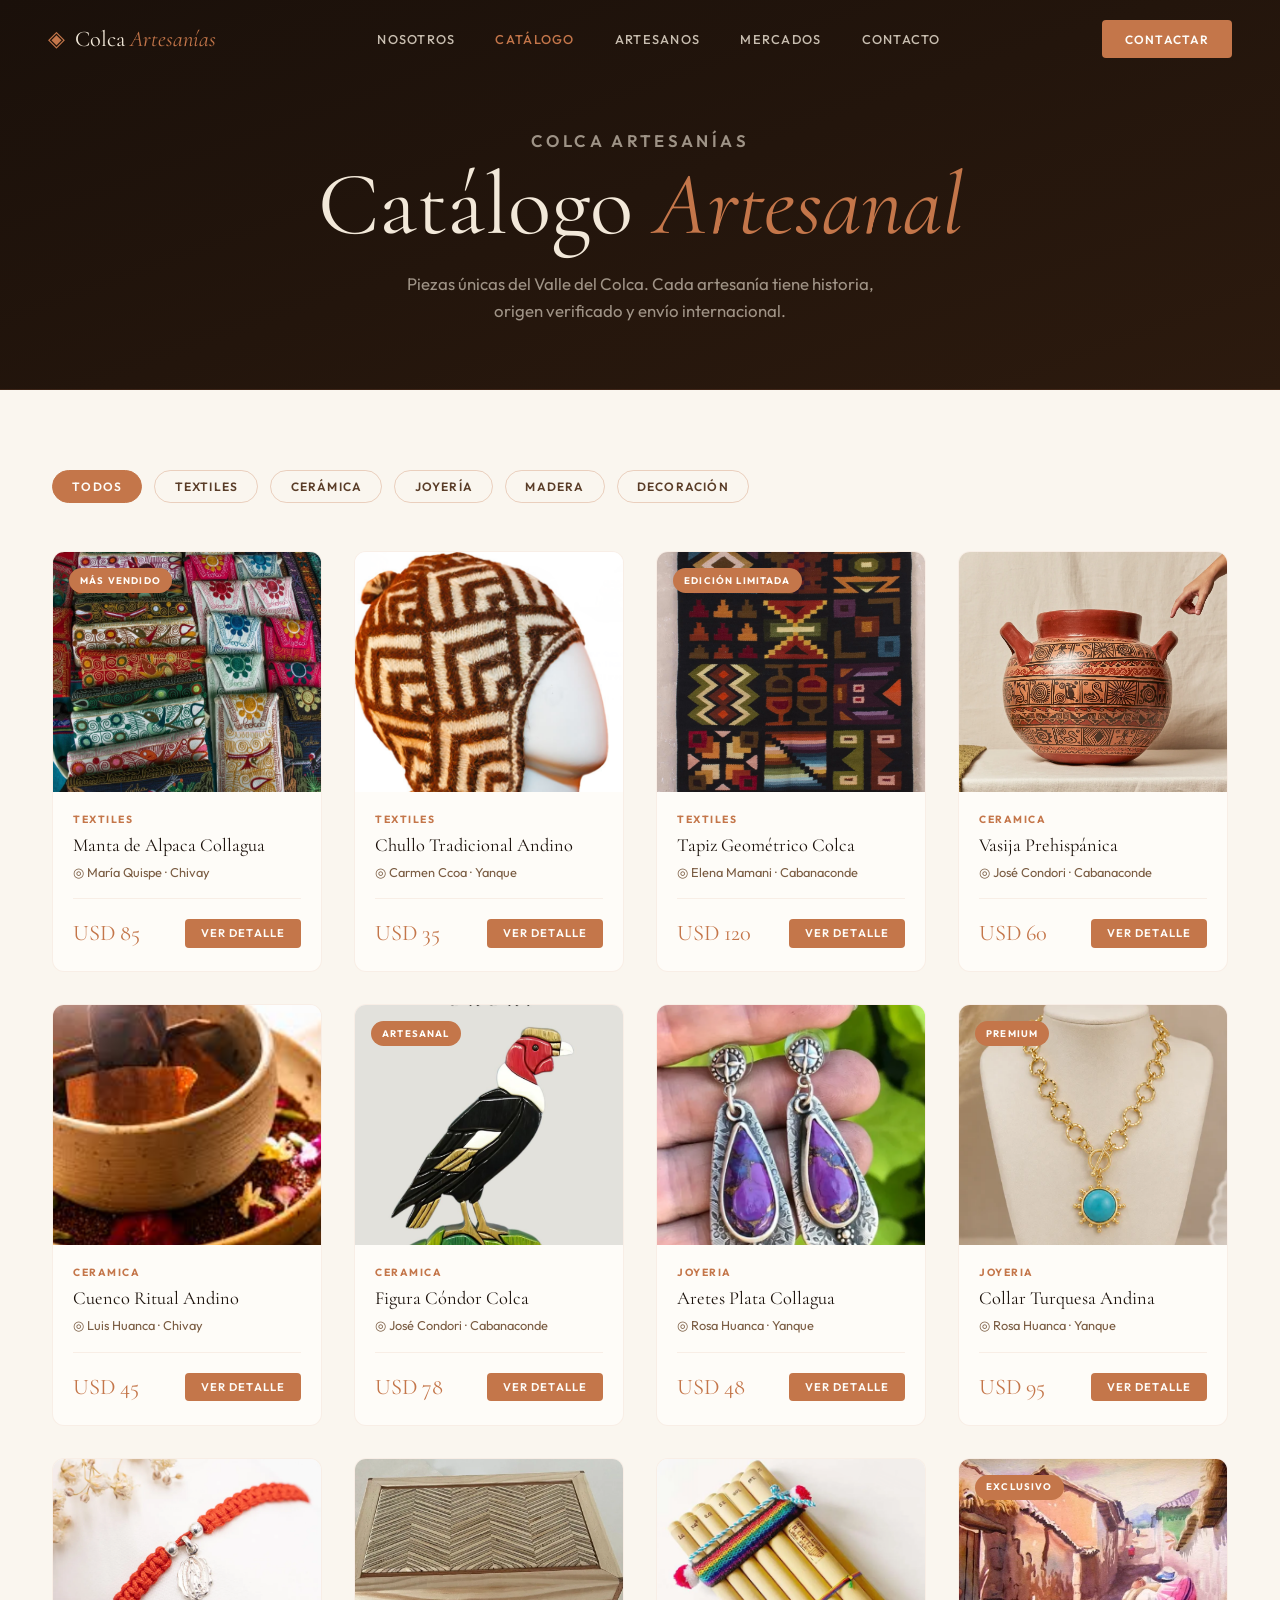
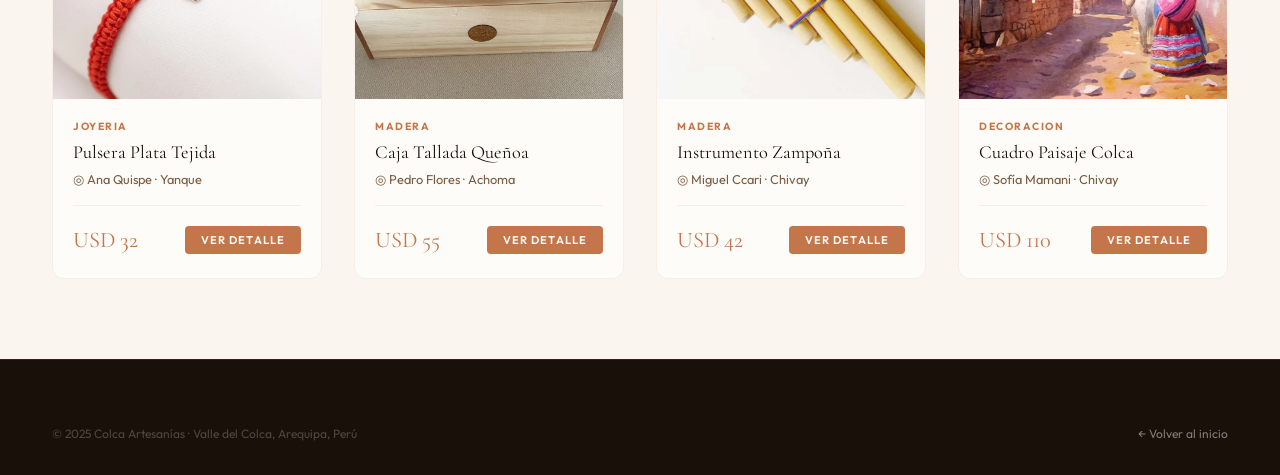
<file: pages/catalogo.html>
<!DOCTYPE html>
<html lang="es">
<head>
  <meta charset="UTF-8" />
  <meta name="viewport" content="width=device-width, initial-scale=1.0" />
  <title>Catálogo — Colca Artesanías</title>
  <link rel="stylesheet" href="../css/main.css" />
  <style>
    .page-header { background: linear-gradient(160deg,#1A100A,#2C1A0E); padding: 8rem 3rem 4rem; text-align: center; border-bottom: 1px solid rgba(196,118,74,.2); }
    .page-header h1 { color: var(--sand); margin-bottom: 1rem; }
    .page-header p  { color: rgba(242,232,217,.6); font-size: 1.05rem; max-width: 500px; margin: 0 auto; }
    .catalog-section { padding: 5rem 0; background: var(--sand-light); }
    .filter-bar { display: flex; gap: .75rem; flex-wrap: wrap; margin-bottom: 3rem; }
    .filter-btn { font-size: .75rem; font-weight: 600; letter-spacing: .1em; text-transform: uppercase; padding: .5rem 1.2rem; border: 1.5px solid rgba(196,118,74,.3); border-radius: 30px; background: transparent; color: #5a3d28; cursor: pointer; transition: all .2s; font-family: var(--font-body); }
    .filter-btn:hover, .filter-btn.active { background: var(--clay); color: var(--white); border-color: var(--clay); }
    .products-grid { display: grid; grid-template-columns: repeat(auto-fill,minmax(260px,1fr)); gap: 2rem; }

    /* Product card */
    .product-card { background: var(--white); border-radius: var(--radius-lg); overflow: hidden; border: 1px solid rgba(196,118,74,.1); transition: all .3s var(--ease); }
    .product-card:hover { transform: translateY(-5px); box-shadow: 0 16px 48px rgba(196,118,74,.12); }
    .product-card__img { height: 240px; position: relative; background: #2C1A0E; overflow: hidden; }
    .product-card__img img { width:100%; height:100%; object-fit:cover; opacity:0; transition: opacity .5s ease, transform .5s var(--ease); }
    .product-card__img img.loaded { opacity:1; }
    .product-card:hover .product-card__img img { transform: scale(1.05); }
    .product-card__badge { position: absolute; top:1rem; left:1rem; font-size:.6rem; font-weight:700; letter-spacing:.12em; text-transform:uppercase; padding:.3rem .7rem; border-radius:20px; background:var(--clay); color:var(--white); z-index:1; }
    .product-card__body { padding: 1.25rem; }
    .product-card__category { font-size:.65rem; font-weight:700; letter-spacing:.15em; text-transform:uppercase; color:var(--clay); margin-bottom:.4rem; }
    .product-card__body h3  { font-size:1.15rem; margin-bottom:.4rem; }
    .product-card__artisan  { font-size:.8rem; color:#7a5c42; margin-bottom:.75rem; }
    .product-card__footer   { display:flex; align-items:center; justify-content:space-between; margin-top:1rem; padding-top:1rem; border-top:1px solid rgba(196,118,74,.1); }
    .product-card__price { font-family:var(--font-display); font-size:1.4rem; color:var(--clay); }
    .product-card__btn { font-size:.7rem; font-weight:600; letter-spacing:.1em; text-transform:uppercase; padding:.45rem 1rem; background:var(--clay); color:var(--white); border:none; border-radius:var(--radius); cursor:pointer; transition:background .2s; font-family:var(--font-body); }
    .product-card__btn:hover { background:var(--clay-dark); }

    /* Empty state */
    .empty-state { text-align:center; padding:4rem 2rem; color:#7a5c42; }
    .empty-state h3 { margin-bottom:.5rem; }
  </style>
</head>
<body class="page-enter">

<nav class="nav scrolled" id="nav">
  <div class="nav__logo">
    <a href="../index.html" style="display:flex;align-items:center;gap:.6rem">
      <span class="nav__logo-icon">◈</span>
      <span>Colca <em>Artesanías</em></span>
    </a>
  </div>
  <ul class="nav__links">
    <li><a href="../index.html#nosotros">Nosotros</a></li>
    <li><a href="#" style="color:#C4764A">Catálogo</a></li>
    <li><a href="artesanos.html">Artesanos</a></li>
    <li><a href="../index.html#mercados">Mercados</a></li>
    <li><a href="contacto.html">Contacto</a></li>
  </ul>
  <a href="contacto.html" class="nav__cta">Contactar</a>
  <button class="nav__burger" id="navBurger" aria-label="Menú"><span></span><span></span><span></span></button>
</nav>

<div class="page-header">
  <p class="label label--center">Colca Artesanías</p>
  <h1>Catálogo <em>Artesanal</em></h1>
  <p>Piezas únicas del Valle del Colca. Cada artesanía tiene historia, origen verificado y envío internacional.</p>
</div>

<section class="catalog-section">
  <div class="container">
    <div class="filter-bar" id="filterBar">
      <button class="filter-btn active" data-filter="all">Todos</button>
      <button class="filter-btn" data-filter="textiles">Textiles</button>
      <button class="filter-btn" data-filter="ceramica">Cerámica</button>
      <button class="filter-btn" data-filter="joyeria">Joyería</button>
      <button class="filter-btn" data-filter="madera">Madera</button>
      <button class="filter-btn" data-filter="decoracion">Decoración</button>
    </div>
    <div class="products-grid" id="productsGrid"></div>
  </div>
</section>

<footer class="footer">
  <div class="container">
    <div class="footer__bottom" style="border-top:none;padding-top:0">
      <p>© 2025 Colca Artesanías · Valle del Colca, Arequipa, Perú</p>
      <p><a href="../index.html" style="color:rgba(242,232,217,.5)">← Volver al inicio</a></p>
    </div>
  </div>
</footer>

<script src="../js/main.js"></script>
<script>
// ── Product data with Unsplash photos ──────────────────────────────────────
// All photos: free Unsplash images related to Andean crafts, textiles, ceramics, jewelry
const products = [
  // TEXTILES
  {
  id: 1, 
  category: 'textiles', 
  badge: 'Más vendido',
  name: 'Manta de Alpaca Collagua',
  artisan: 'María Quispe · Chivay',
  price: 'USD 85',
  // La ruta debe ser relativa a donde está el archivo catalogo.html
  photo: '../img/MantadeAlpacaCollagua.png' 
},
  {
    id:2, 
    category:'textiles', 
    badge:null,
    name:'Chullo Tradicional Andino',
    artisan:'Carmen Ccoa · Yanque',
    price:'USD 35',
    // Knitted Andean hat / wool craft
    photo:'../img/ChulloTradicionalAndino.png',
  },
  {
    id:3, category:'textiles', badge:'Edición limitada',
    name:'Tapiz Geométrico Colca',
    artisan:'Elena Mamani · Cabanaconde',
    price:'USD 120',
    // Woven tapestry / colorful weaving
    photo:'../img/TapizGeométricoColca.png',
  },
  // CERÁMICA
  {
    id:4, category:'ceramica', badge:null,
    name:'Vasija Prehispánica',
    artisan:'José Condori · Cabanaconde',
    price:'USD 60',
    // Ceramic pot / earthenware
    photo:'../img/VasijaPrehispánica.png',
  },
  {
    id:5, category:'ceramica', badge:null,
    name:'Cuenco Ritual Andino',
    artisan:'Luis Huanca · Chivay',
    price:'USD 45',
    // Clay bowl artisan
    photo:'../img/CuencoRitualAndino.png',
  },
  {
    id:6, category:'ceramica', badge:'Artesanal',
    name:'Figura Cóndor Colca',
    artisan:'José Condori · Cabanaconde',
    price:'USD 78',
    // Decorative ceramic sculpture
    photo:'../img/FiguraCóndorColca.png',
  },
  // JOYERÍA
  {
    id:7, category:'joyeria', badge:null,
    name:'Aretes Plata Collagua',
    artisan:'Rosa Huanca · Yanque',
    price:'USD 48',
    // Silver handmade earrings
    photo:'../img/AretesPlataCollagua.png',
  },
  {
    id:8, category:'joyeria', badge:'Premium',
    name:'Collar Turquesa Andina',
    artisan:'Rosa Huanca · Yanque',
    price:'USD 95',
    // Turquoise stone necklace
    photo:'../img/CollarTurquesaAndina.png',
  },
  {
    id:9, category:'joyeria', badge:null,
    name:'Pulsera Plata Tejida',
    artisan:'Ana Quispe · Yanque',
    price:'USD 32',
    // Woven silver bracelet
    photo:'../img/PulseraPlataTejida.png',
  },
  // MADERA
  {
    id:10, category:'madera', badge:null,
    name:'Caja Tallada Queñoa',
    artisan:'Pedro Flores · Achoma',
    price:'USD 55',
    // Carved wooden box
    photo:'../img/CajaTalladaQueñoa.png',
  },
  {
    id:11, category:'madera', badge:null,
    name:'Instrumento Zampoña',
    artisan:'Miguel Ccari · Chivay',
    price:'USD 42',
    // Pan flute / Andean instrument
    photo:'../img/InstrumentoZampoña.png',
  },
  // DECORACIÓN
  {
    id:12, category:'decoracion', badge:'Exclusivo',
    name:'Cuadro Paisaje Colca',
    artisan:'Sofía Mamani · Chivay',
    price:'USD 110',
    // Andean landscape painting / artwork
    photo:'../img/CuadroPaisajeColca.png',
  },
];

function renderProducts(filter) {
  const grid = document.getElementById('productsGrid');
  const list = filter === 'all' ? products : products.filter(p => p.category === filter);

  if (!list.length) {
    grid.innerHTML = '<div class="empty-state"><h3>Sin resultados</h3><p>No hay productos en esta categoría aún.</p></div>';
    return;
  }

  grid.innerHTML = list.map((p, i) => `
    <div class="product-card" style="animation:fadeUp .6s ease ${i * 0.07}s both">
      <div class="product-card__img">
        ${p.badge ? `<span class="product-card__badge">${p.badge}</span>` : ''}
        <img data-src="${p.photo}" alt="${p.name}" />
      </div>
      <div class="product-card__body">
        <div class="product-card__category">${p.category}</div>
        <h3>${p.name}</h3>
        <p class="product-card__artisan">◎ ${p.artisan}</p>
        <div class="product-card__footer">
          <span class="product-card__price">${p.price}</span>
          <button class="product-card__btn">Ver detalle</button>
        </div>
      </div>
    </div>
  `).join('');

  // Lazy load images in the newly rendered cards
  if ('IntersectionObserver' in window) {
    const obs = new IntersectionObserver(entries => {
      entries.forEach(e => {
        if (e.isIntersecting) {
          const img = e.target;
          img.src = img.dataset.src;
          img.onload  = () => img.classList.add('loaded');
          obs.unobserve(img);
        }
      });
    }, { rootMargin: '200px' });
    grid.querySelectorAll('img[data-src]').forEach(img => obs.observe(img));
  } else {
    grid.querySelectorAll('img[data-src]').forEach(img => {
      img.src = img.dataset.src;
      img.onload = () => img.classList.add('loaded');
    });
  }
}

// Filter buttons
document.getElementById('filterBar').addEventListener('click', e => {
  if (!e.target.classList.contains('filter-btn')) return;
  document.querySelectorAll('.filter-btn').forEach(b => b.classList.remove('active'));
  e.target.classList.add('active');
  renderProducts(e.target.dataset.filter);
});

// Initial render + URL param
renderProducts('all');
const urlCat = new URLSearchParams(location.search).get('cat');
if (urlCat) {
  const btn = document.querySelector(`[data-filter="${urlCat}"]`);
  if (btn) btn.click();
}
</script>
</body>
</html>
</file>
<file: css/main.css>
@import url('https://fonts.googleapis.com/css2?family=Cormorant+Garamond:ital,wght@0,300;0,400;0,600;0,700;1,300;1,400&family=Outfit:wght@300;400;500;600&display=swap');

:root {
  --clay:       #C4764A;
  --clay-dark:  #9E5A33;
  --sand:       #F2E8D9;
  --sand-light: #FAF6EF;
  --bark:       #2C1A0E;
  --white:      #FEFCF8;
  --ink:        #1A100A;
  --font-display: 'Cormorant Garamond', Georgia, serif;
  --font-body:    'Outfit', 'Segoe UI', Arial, sans-serif;
  --section-pad: 8rem 0;
  --container:   1240px;
  --radius:      4px;
  --radius-lg:   12px;
  --ease: cubic-bezier(0.25, 0.46, 0.45, 0.94);
}

*, *::before, *::after { box-sizing: border-box; margin: 0; padding: 0; }
html { scroll-behavior: smooth; }
body { font-family: var(--font-body); background: var(--white); color: var(--ink); overflow-x: hidden; line-height: 1.6; }
img  { display: block; max-width: 100%; }
a    { text-decoration: none; color: inherit; }
ul   { list-style: none; }

h1,h2,h3,h4 { font-family: var(--font-display); line-height: 1.12; font-weight: 400; }
h1 { font-size: clamp(3rem, 7vw, 6.5rem); }
h2 { font-size: clamp(2rem, 4.5vw, 3.8rem); }
h3 { font-size: clamp(1.2rem, 2.5vw, 1.7rem); }
em { font-style: italic; color: var(--clay); }

.label { font-family: var(--font-body); font-size: 0.7rem; font-weight: 600; letter-spacing: 0.2em; text-transform: uppercase; color: var(--clay); display: block; margin-bottom: 1rem; }
.label--center { text-align: center; }
.label--light  { color: var(--sand); }
.body-text     { font-size: 1.05rem; color: #4A3525; line-height: 1.75; }
.section-desc  { max-width: 600px; font-size: 1.05rem; color: #5a3d28; line-height: 1.75; margin-bottom: 3rem; }
.text-center   { text-align: center; }
.container     { max-width: var(--container); margin: 0 auto; padding: 0 2rem; }

/* BUTTONS */
.btn { display: inline-flex; align-items: center; gap: .5rem; padding: .85rem 2rem; font-family: var(--font-body); font-size: .85rem; font-weight: 500; letter-spacing: .06em; text-transform: uppercase; border: none; cursor: pointer; transition: all .3s var(--ease); border-radius: var(--radius); }
.btn--primary      { background: var(--clay); color: var(--white); }
.btn--primary:hover{ background: var(--clay-dark); transform: translateY(-2px); box-shadow: 0 8px 24px rgba(196,118,74,.35); }
.btn--ghost        { background: transparent; color: var(--sand); border: 1px solid rgba(242,232,217,.4); }
.btn--ghost:hover  { border-color: var(--sand); background: rgba(242,232,217,.1); }
.btn--ghost-light      { background: transparent; color: var(--sand); border: 1px solid rgba(242,232,217,.5); }
.btn--ghost-light:hover{ background: rgba(242,232,217,.15); }
.btn--outline      { background: transparent; color: var(--clay); border: 1.5px solid var(--clay); }
.btn--outline:hover{ background: var(--clay); color: var(--white); }

/* NAV */
.nav { position: fixed; top: 0; left: 0; right: 0; z-index: 100; display: flex; align-items: center; justify-content: space-between; padding: 1.25rem 3rem; transition: all .4s var(--ease); }
.nav.scrolled { background: rgba(28,16,8,.95); backdrop-filter: blur(12px); padding: .9rem 3rem; box-shadow: 0 2px 40px rgba(0,0,0,.3); }
.nav__logo { display: flex; align-items: center; gap: .6rem; font-family: var(--font-display); font-size: 1.4rem; color: var(--sand); }
.nav__logo-icon { color: var(--clay); animation: pulse 3s ease-in-out infinite; }
.nav__logo em   { font-style: italic; color: var(--clay); }
.nav__links { display: flex; gap: 2.5rem; }
.nav__links a { font-size: .8rem; font-weight: 500; letter-spacing: .1em; text-transform: uppercase; color: rgba(242,232,217,.8); transition: color .2s; }
.nav__links a:hover { color: var(--clay); }
.nav__cta { font-size: .75rem; font-weight: 600; letter-spacing: .1em; text-transform: uppercase; padding: .6rem 1.4rem; background: var(--clay); color: var(--white); border-radius: var(--radius); transition: all .3s; }
.nav__cta:hover { background: var(--clay-dark); }
.nav__burger { display: none; flex-direction: column; gap: 5px; background: none; border: none; cursor: pointer; padding: 4px; }
.nav__burger span { display: block; width: 24px; height: 2px; background: var(--sand); transition: all .3s; }

/* HERO */
.hero { position: relative; min-height: 100vh; display: flex; flex-direction: column; justify-content: center; padding: 10rem 3rem 6rem; overflow: hidden; }
.hero__bg { position: absolute; inset: 0; z-index: 0; }
.hero__texture { position: absolute; inset: 0; background: radial-gradient(ellipse 80% 60% at 70% 40%, rgba(196,118,74,.18), transparent 60%), radial-gradient(ellipse 50% 80% at 20% 80%, rgba(45,107,107,.12), transparent 60%), linear-gradient(160deg,#1A100A,#2C1A0E 40%,#1a1008); }
.hero__content { position: relative; z-index: 1; max-width: 820px; }
.hero__eyebrow { font-size: .75rem; font-weight: 500; letter-spacing: .25em; text-transform: uppercase; color: var(--clay); margin-bottom: 1.5rem; }
.hero__title   { color: var(--sand); margin-bottom: 1.5rem; line-height: 1.05; }
.hero__subtitle{ font-size: 1.1rem; color: rgba(242,232,217,.7); max-width: 540px; margin-bottom: 2.5rem; line-height: 1.8; }
.hero__actions { display: flex; gap: 1rem; flex-wrap: wrap; }
.hero__stats   { position: relative; z-index: 1; display: flex; gap: 4rem; margin-top: 5rem; padding-top: 2.5rem; border-top: 1px solid rgba(196,118,74,.25); }
.stat__num   { display: block; font-family: var(--font-display); font-size: 2.8rem; color: var(--clay); line-height: 1; }
.stat__label { display: block; font-size: .75rem; color: rgba(242,232,217,.5); text-transform: uppercase; letter-spacing: .1em; margin-top: .4rem; }
.hero__scroll { position: absolute; bottom: 3rem; right: 3rem; z-index: 1; display: flex; align-items: center; gap: 1rem; font-size: .7rem; letter-spacing: .2em; text-transform: uppercase; color: rgba(242,232,217,.4); writing-mode: vertical-rl; }
.hero__scroll-line { width: 1px; height: 60px; background: linear-gradient(to bottom, var(--clay), transparent); animation: scrollLine 2s ease-in-out infinite; }

/* VALUE PROP */
.value-prop { padding: var(--section-pad); background: var(--sand-light); }
.value-prop__grid { display: grid; grid-template-columns: 1fr 1fr; gap: 6rem; align-items: center; }
.value-prop__text h2 { margin-bottom: 1.5rem; }
.value-list { margin-top: 2.5rem; display: flex; flex-direction: column; gap: 1.5rem; }
.value-list li { display: flex; gap: 1.2rem; align-items: flex-start; }
.value-list__icon { color: var(--clay); font-size: 1.2rem; margin-top: .1rem; flex-shrink: 0; }
.value-list li strong { display: block; margin-bottom: .25rem; font-weight: 600; }
.value-list li p { font-size: .9rem; color: #5a3d28; line-height: 1.6; }
.vp-card { background: var(--bark); border-radius: var(--radius-lg); padding: 2.5rem; border: 1px solid rgba(196,118,74,.2); position: relative; overflow: hidden; }
.vp-card::before { content:''; position: absolute; top:-40px; right:-40px; width:180px; height:180px; background: radial-gradient(circle, rgba(196,118,74,.15), transparent 70%); border-radius: 50%; }
.vp-card__tag  { font-size: .65rem; font-weight: 600; letter-spacing: .15em; text-transform: uppercase; color: var(--clay); margin-bottom: 1.2rem; }
.vp-card__text { font-family: var(--font-display); font-size: 1.25rem; font-style: italic; color: var(--sand); line-height: 1.7; }
.vp-card__divider { height: 1px; background: rgba(196,118,74,.25); margin: 1.8rem 0; }
.vp-card__stats { display: grid; grid-template-columns: 1fr 1fr; gap: 1rem; }
.vp-card__stats strong { display: block; font-family: var(--font-display); font-size: 2rem; color: var(--clay); line-height: 1; }
.vp-card__stats span   { font-size: .75rem; color: rgba(242,232,217,.6); margin-top: .2rem; display: block; }

/* HOW IT WORKS */
.how-it-works { padding: var(--section-pad); background: var(--bark); }
.how-it-works h2 { color: var(--sand); text-align: center; margin-bottom: 4rem; }
.steps { display: flex; align-items: flex-start; }
.step { flex: 1; text-align: center; padding: 0 2rem; }
.step__number { font-size: .65rem; font-weight: 700; letter-spacing: .2em; color: var(--clay); margin-bottom: 1rem; }
.step__icon   { font-size: 2rem; color: var(--clay); margin-bottom: 1rem; }
.step h3 { color: var(--sand); font-size: 1.3rem; margin-bottom: .75rem; }
.step p  { font-size: .9rem; color: rgba(242,232,217,.55); line-height: 1.7; }
.step__connector { width: 60px; height: 1px; background: linear-gradient(to right, var(--clay), rgba(196,118,74,.2)); align-self: center; margin-bottom: 2rem; flex-shrink: 0; }

/* ─── CATEGORIES — real photo cards ─────────────────────────────────────── */
.catalog-preview { padding: var(--section-pad); background: var(--white); }
.catalog-preview h2 { margin-bottom: 3rem; }

.categories { display: grid; grid-template-columns: repeat(4,1fr); gap: 1.5rem; }

.category-card {
  position: relative; border-radius: var(--radius-lg);
  overflow: hidden; aspect-ratio: 3/4; display: block;
  transition: transform .4s var(--ease);
  background: #2C1A0E;           /* fallback while image loads */
}
.category-card:hover { transform: translateY(-6px); }

/* The actual photo — lazy-loaded via JS */
.category-card__photo {
  position: absolute; inset: 0;
  width: 100%; height: 100%;
  object-fit: cover;
  transition: transform .6s var(--ease);
  opacity: 0;
  transition: opacity .5s ease, transform .6s var(--ease);
}
.category-card__photo.loaded { opacity: 1; }
.category-card:hover .category-card__photo { transform: scale(1.06); }

/* Gradient overlay so text stays readable */
.category-card::after {
  content: ''; position: absolute; inset: 0;
  background: linear-gradient(to top, rgba(26,16,10,.92) 0%, rgba(26,16,10,.35) 55%, transparent 100%);
  z-index: 1;
}
.category-card__content { position: absolute; bottom: 0; left: 0; right: 0; padding: 1.5rem; z-index: 2; }
.category-card__tag { display: inline-block; font-size: .6rem; font-weight: 700; letter-spacing: .15em; text-transform: uppercase; color: var(--clay); margin-bottom: .5rem; }
.category-card__content h3 { color: var(--sand); font-size: 1.25rem; margin-bottom: .5rem; }
.category-card__content p  { font-size: .8rem; color: rgba(242,232,217,.65); line-height: 1.5; margin-bottom: 1rem; }
.category-card__cta        { font-size: .75rem; color: var(--clay); font-weight: 500; }

/* ARTISANS */
.artisans { padding: var(--section-pad); background: var(--sand-light); }
.artisans h2 { margin-bottom: 1rem; }
.artisans__grid { display: grid; grid-template-columns: repeat(3,1fr); gap: 2rem; }
.artisan-card { background: var(--white); border-radius: var(--radius-lg); overflow: hidden; border: 1px solid rgba(196,118,74,.12); transition: transform .3s var(--ease), box-shadow .3s; }
.artisan-card:hover { transform: translateY(-4px); box-shadow: 0 16px 48px rgba(196,118,74,.15); }
.artisan-card__img { height: 220px; background-size: cover; background-position: center; position: relative; overflow: hidden; }
.artisan-card__img img { width:100%; height:100%; object-fit:cover; transition: transform .5s var(--ease); }
.artisan-card:hover .artisan-card__img img { transform: scale(1.05); }
/* Gradient fallbacks */
.artisan-card__img--1 { background: linear-gradient(135deg,#A0522D,#CD853F 50%,#8B4513); }
.artisan-card__img--2 { background: linear-gradient(135deg,#5D4037,#8D6E63 50%,#3E2723); }
.artisan-card__img--3 { background: linear-gradient(135deg,#2D6B6B,#4ECDC4 50%,#1A4040); }
.artisan-card__body  { padding: 1.5rem; }
.artisan-card__body h3 { margin-bottom: .25rem; }
.artisan-card__village { font-size: .75rem; color: var(--clay); font-weight: 500; display: block; margin-bottom: .75rem; }
.artisan-card__body p  { font-size: .875rem; color: #5a3d28; line-height: 1.65; margin-bottom: 1rem; }
.artisan-card__meta    { display: flex; gap: 1rem; flex-wrap: wrap; }
.artisan-card__meta span { font-size: .72rem; color: var(--clay); font-weight: 500; }

/* MARKETS */
.markets { padding: var(--section-pad); background: var(--white); }
.markets h2 { margin-bottom: 1rem; }
.markets__grid { display: grid; grid-template-columns: repeat(auto-fill,minmax(300px,1fr)); gap: 1.25rem; }
.market-card { display: flex; align-items: center; gap: 1.25rem; padding: 1.25rem 1.5rem; border: 1px solid rgba(196,118,74,.15); border-radius: var(--radius-lg); background: var(--sand-light); position: relative; transition: all .3s var(--ease); }
.market-card:hover { border-color: var(--clay); transform: translateX(4px); box-shadow: 0 4px 20px rgba(196,118,74,.1); }
.market-card__flag { font-size: 2.2rem; }
.market-card__info h3 { font-size: 1.1rem; margin-bottom: .3rem; }
.market-card__info p  { font-size: .82rem; color: #5a3d28; line-height: 1.5; }
.market-card__tag { position: absolute; top: 1rem; right: 1rem; font-size: .6rem; font-weight: 700; letter-spacing: .12em; text-transform: uppercase; color: var(--clay); background: rgba(196,118,74,.1); padding: .25rem .6rem; border-radius: 20px; }

/* CTA */
.cta-section { position: relative; padding: var(--section-pad); overflow: hidden; }
.cta-section__bg { position: absolute; inset: 0; background: radial-gradient(ellipse 80% 80% at 50% 50%, rgba(196,118,74,.12), transparent), linear-gradient(160deg,#1A100A,#2C1A0E); }
.cta-box { position: relative; z-index: 1; text-align: center; max-width: 680px; margin: 0 auto; }
.cta-box h2 { color: var(--sand); font-size: clamp(2.5rem,5vw,4.5rem); margin-bottom: 1.5rem; }
.cta-box p  { color: rgba(242,232,217,.65); font-size: 1.05rem; line-height: 1.75; margin-bottom: 2.5rem; }
.cta-box__actions { display: flex; gap: 1rem; justify-content: center; flex-wrap: wrap; }
.cta-box__note { font-size: .7rem; color: rgba(242,232,217,.3); margin-top: 2rem; }

/* FOOTER */
.footer { background: var(--ink); padding: 4rem 0 2rem; border-top: 1px solid rgba(196,118,74,.15); }
.footer__top { display: grid; grid-template-columns: 1.5fr 2fr; gap: 4rem; margin-bottom: 3rem; }
.footer__logo { display: flex; align-items: center; gap: .5rem; font-family: var(--font-display); font-size: 1.3rem; color: var(--sand); margin-bottom: 1rem; }
.footer__brand p { font-size: .85rem; color: rgba(242,232,217,.45); line-height: 1.7; max-width: 280px; }
.footer__links { display: grid; grid-template-columns: repeat(3,1fr); gap: 2rem; }
.footer__col h4 { font-size: .7rem; font-weight: 700; letter-spacing: .15em; text-transform: uppercase; color: var(--clay); margin-bottom: 1.2rem; }
.footer__col li+li { margin-top: .6rem; }
.footer__col a { font-size: .85rem; color: rgba(242,232,217,.5); transition: color .2s; }
.footer__col a:hover { color: var(--sand); }
.footer__bottom { padding-top: 2rem; border-top: 1px solid rgba(196,118,74,.1); display: flex; justify-content: space-between; flex-wrap: wrap; gap: .5rem; }
.footer__bottom p { font-size: .75rem; color: rgba(242,232,217,.25); }

/* ANIMATIONS */
@keyframes scrollLine { 0%,100%{opacity:.4} 50%{opacity:1} }
@keyframes pulse      { 0%,100%{opacity:.6} 50%{opacity:1} }
@keyframes fadeUp     { from{opacity:0;transform:translateY(40px)} to{opacity:1;transform:translateY(0)} }
@keyframes fadeIn     { from{opacity:0} to{opacity:1} }
@keyframes slideRight { from{opacity:0;transform:translateX(-30px)} to{opacity:1;transform:translateX(0)} }
@keyframes slideDown  { from{opacity:0;transform:translateY(-20px)} to{opacity:1;transform:translateY(0)} }

.reveal { opacity:0; transform:translateY(30px); transition: opacity .8s var(--ease), transform .8s var(--ease); }
.reveal.visible { opacity:1; transform:translateY(0); }
.nav            { animation: fadeIn .6s ease .1s both; }
.hero__eyebrow  { animation: slideRight .9s var(--ease) .3s both; }
.hero__title    { animation: fadeUp 1.1s var(--ease) .5s both; }
.hero__subtitle { animation: fadeUp 1s var(--ease) .7s both; }
.hero__actions  { animation: fadeUp 1s var(--ease) .9s both; }
.hero__stats    { animation: fadeUp 1s var(--ease) 1.1s both; }
.hero__scroll   { animation: fadeIn 1s ease 1.5s both; }
.page-enter     { animation: fadeIn .4s ease both; }
.nav__mobile-menu { animation: slideDown .3s ease both; }

/* RESPONSIVE */
@media(max-width:1024px){
  .categories{grid-template-columns:repeat(2,1fr)}
  .value-prop__grid{grid-template-columns:1fr;gap:3rem}
  .artisans__grid{grid-template-columns:repeat(2,1fr)}
}
@media(max-width:768px){
  :root{--section-pad:5rem 0}
  .nav__links,.nav__cta{display:none}
  .nav__burger{display:flex}
  .nav{padding:1rem 1.5rem}
  .nav.scrolled{padding:.75rem 1.5rem}
  .hero{padding:8rem 1.5rem 4rem}
  .hero__stats{flex-direction:column;gap:1.5rem}
  .hero__scroll{display:none}
  .steps{flex-direction:column;gap:2rem}
  .step__connector{width:1px;height:40px;background:linear-gradient(to bottom,var(--clay),transparent);margin:0 auto}
  .categories{grid-template-columns:1fr 1fr}
  .artisans__grid{grid-template-columns:1fr}
  .markets__grid{grid-template-columns:1fr}
  .footer__top{grid-template-columns:1fr;gap:2rem}
  .footer__links{grid-template-columns:repeat(2,1fr)}
  .footer__bottom{flex-direction:column}
}
@media(max-width:480px){
  .categories{grid-template-columns:1fr}
  .footer__links{grid-template-columns:1fr}
  h1{font-size:2.8rem}
}
</file>
